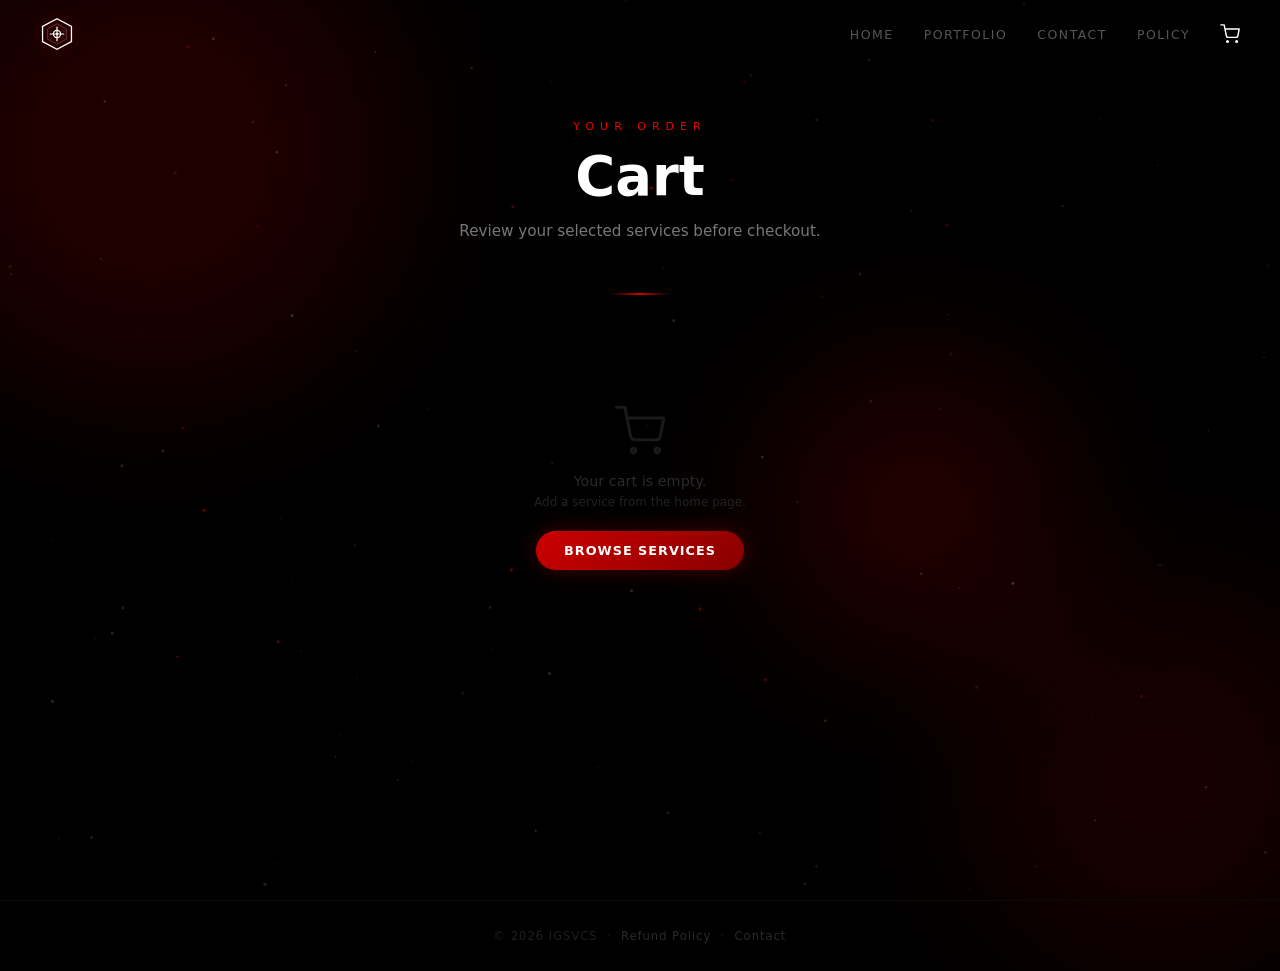
<file: cart.html>
<!DOCTYPE html>
<html lang="en">
<head>
  <meta charset="UTF-8"/>
  <meta name="viewport" content="width=device-width, initial-scale=1.0"/>
  <title>Cart — IGSVCS</title>
  <link rel="stylesheet" href="styles.css"/>
</head>
<body>

<div class="blob"></div><div class="blob"></div><div class="blob"></div>
<canvas id="bg"></canvas>

<nav>
  <a href="index.html" class="brand">
    <svg class="brand-mark" viewBox="0 0 40 40" fill="none">
      <polygon points="20,2 37,11 37,29 20,38 3,29 3,11" stroke="#fff" stroke-width="1.5"/>
      <polygon points="20,8 31,14 31,26 20,32 9,26 9,14" stroke="rgba(255,255,255,0.3)" stroke-width="0.8"/>
      <line x1="20" y1="12" x2="20" y2="28" stroke="#fff" stroke-width="1.4" stroke-linecap="round"/>
      <line x1="12" y1="20" x2="28" y2="20" stroke="#fff" stroke-width="1.4" stroke-linecap="round"/>
      <circle cx="20" cy="20" r="4.2" stroke="#fff" stroke-width="1.4"/>
      <circle cx="20" cy="20" r="1.3" fill="#fff"/>
    </svg>
  </a>
  <div class="nav-links">
    <a href="index.html">Home</a>
    <a href="portfolio.html">Portfolio</a>
    <a href="contact.html">Contact</a>
    <a href="policy.html">Policy</a>
    <a href="cart.html" class="cart-link active" title="Cart">
      <svg viewBox="0 0 24 24" width="20" height="20" fill="none" stroke="currentColor" stroke-width="1.7" stroke-linecap="round" stroke-linejoin="round">
        <circle cx="9" cy="21" r="1"/><circle cx="20" cy="21" r="1"/>
        <path d="M1 1h4l2.68 13.39a2 2 0 0 0 2 1.61h9.72a2 2 0 0 0 2-1.61L23 6H6"/>
      </svg>
      <span class="cart-badge" id="cart-badge">0</span>
    </a>
  </div>
</nav>

<div class="wrapper">
  <p class="page-label">Your Order</p>
  <h1>Cart</h1>
  <p class="subtitle">Review your selected services before checkout.</p>
  <div class="divider"></div>
  <div id="cart-content" style="width:100%;max-width:760px;"></div>
</div>

<footer>
  © 2026 IGSVCS &nbsp;·&nbsp;
  <a href="policy.html">Refund Policy</a> &nbsp;·&nbsp;
  <a href="contact.html">Contact</a>
</footer>

<script src="cart.js"></script>
<script src="bg.js"></script>
<script>
function render() {
  const items = Cart.get();
  const el = document.getElementById('cart-content');
  if (items.length === 0) {
    el.innerHTML = `
      <div class="empty-cart">
        <svg viewBox="0 0 24 24"><circle cx="9" cy="21" r="1"/><circle cx="20" cy="21" r="1"/><path d="M1 1h4l2.68 13.39a2 2 0 0 0 2 1.61h9.72a2 2 0 0 0 2-1.61L23 6H6"/></svg>
        <p style="margin-bottom:6px;">Your cart is empty.</p>
        <p style="font-size:0.75rem;color:#222;">Add a service from the home page.</p>
        <a href="index.html" class="btn btn-primary" style="margin-top:22px;display:inline-flex;">Browse Services</a>
      </div>`;
    return;
  }
  const rows = items.map(item => `
    <tr>
      <td><div class="item-name">${item.name}</div><div class="item-sub">${item.label}</div></td>
      <td>
        <div class="qty-ctrl">
          <button class="qty-btn" onclick="changeQty('${item.id}',${item.qty-1})">−</button>
          <span class="qty-num">${item.qty}</span>
          <button class="qty-btn" onclick="changeQty('${item.id}',${item.qty+1})">+</button>
        </div>
      </td>
      <td class="item-price">$${(item.price*item.qty).toLocaleString()}</td>
      <td>
        <button class="remove-btn" title="Remove" onclick="removeItem('${item.id}')">
          <svg viewBox="0 0 24 24"><line x1="18" y1="6" x2="6" y2="18"/><line x1="6" y1="6" x2="18" y2="18"/></svg>
        </button>
      </td>
    </tr>`).join('');

  el.innerHTML = `
    <table class="cart-table">
      <thead><tr><th>Service</th><th>Qty</th><th>Price</th><th></th></tr></thead>
      <tbody>${rows}</tbody>
    </table>
    <div class="cart-summary">
      <div>
        <div class="cart-total-label">Total</div>
        <div class="cart-total-amount">$${Cart.total().toLocaleString()}</div>
      </div>
      <div class="cart-actions">
        <button class="btn btn-ghost" onclick="clearCart()">Clear Cart</button>
        <a href="index.html" class="btn btn-outline">Add More</a>
        <a href="checkout.html" class="btn btn-primary">Checkout →</a>
      </div>
    </div>
    <p style="font-size:0.7rem;color:#222;margin-top:16px;text-align:right;">
      By proceeding you agree to our <a href="policy.html" style="color:#3a3a3a;">Refund Policy</a>.
    </p>`;
}

function changeQty(id, qty) { if (qty < 1) { removeItem(id); return; } Cart.setQty(id, qty); render(); }
function removeItem(id) { Cart.remove(id); render(); }
function clearCart() { Cart.clear(); render(); }

render();
</script>
</body>
</html>
</file>
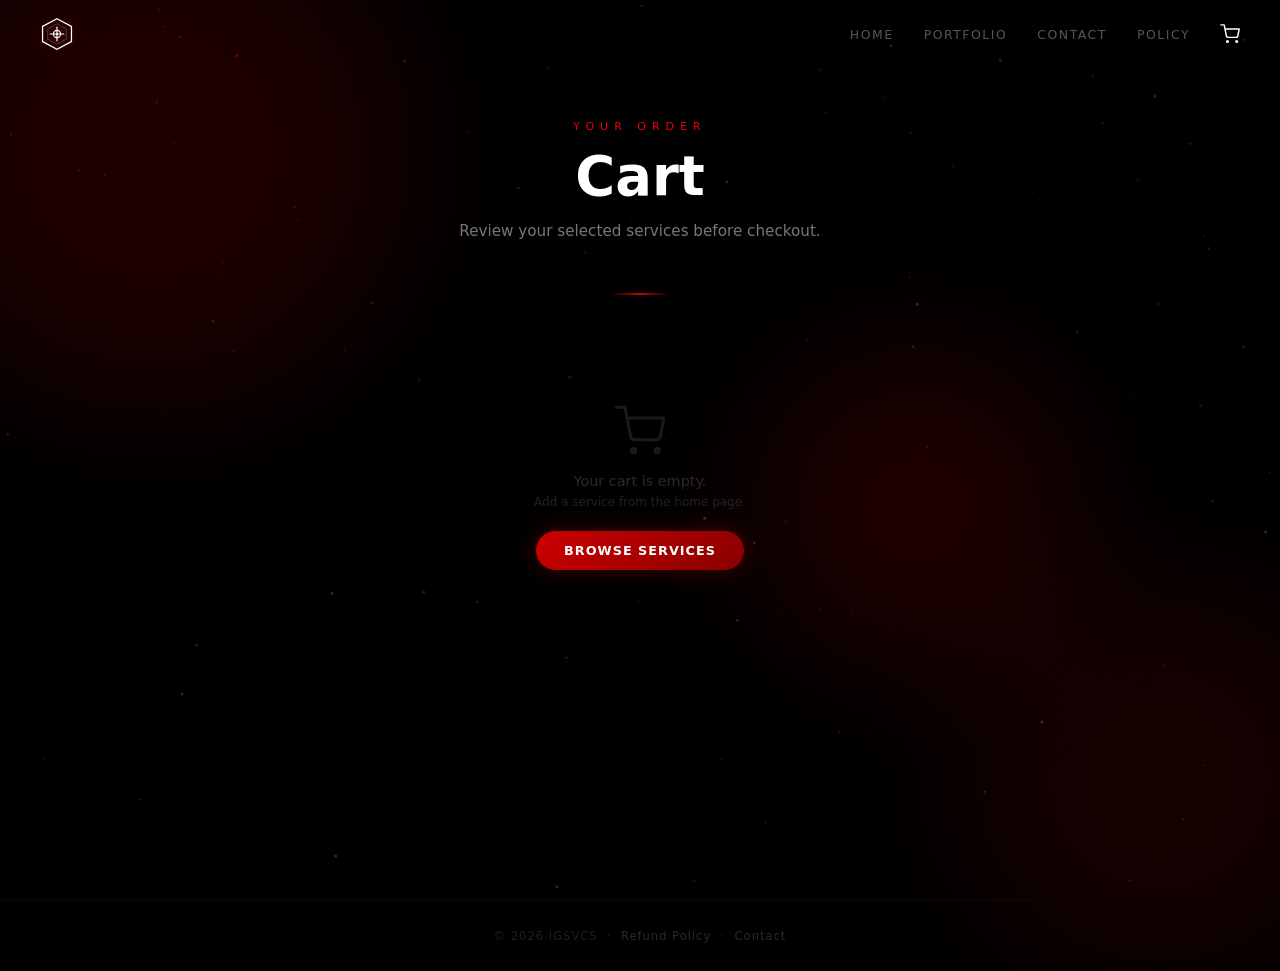
<file: checkout.html>
<!DOCTYPE html>
<html lang="en">
<head>
  <meta charset="UTF-8"/>
  <meta name="viewport" content="width=device-width, initial-scale=1.0"/>
  <title>Checkout — IGSVCS</title>
  <link rel="stylesheet" href="styles.css"/>
</head>
<body>

<div class="blob"></div><div class="blob"></div><div class="blob"></div>
<canvas id="bg"></canvas>

<nav>
  <a href="index.html" class="brand">
    <svg class="brand-mark" viewBox="0 0 40 40" fill="none">
      <polygon points="20,2 37,11 37,29 20,38 3,29 3,11" stroke="#fff" stroke-width="1.5"/>
      <polygon points="20,8 31,14 31,26 20,32 9,26 9,14" stroke="rgba(255,255,255,0.3)" stroke-width="0.8"/>
      <line x1="20" y1="12" x2="20" y2="28" stroke="#fff" stroke-width="1.4" stroke-linecap="round"/>
      <line x1="12" y1="20" x2="28" y2="20" stroke="#fff" stroke-width="1.4" stroke-linecap="round"/>
      <circle cx="20" cy="20" r="4.2" stroke="#fff" stroke-width="1.4"/>
      <circle cx="20" cy="20" r="1.3" fill="#fff"/>
    </svg>
  </a>
  <div class="nav-links">
    <a href="index.html">Home</a>
    <a href="portfolio.html">Portfolio</a>
    <a href="contact.html">Contact</a>
    <a href="policy.html">Policy</a>
    <a href="cart.html" class="cart-link" title="Cart">
      <svg viewBox="0 0 24 24" width="20" height="20" fill="none" stroke="currentColor" stroke-width="1.7" stroke-linecap="round" stroke-linejoin="round">
        <circle cx="9" cy="21" r="1"/><circle cx="20" cy="21" r="1"/>
        <path d="M1 1h4l2.68 13.39a2 2 0 0 0 2 1.61h9.72a2 2 0 0 0 2-1.61L23 6H6"/>
      </svg>
      <span class="cart-badge" id="cart-badge">0</span>
    </a>
  </div>
</nav>

<div class="wrapper" id="checkout-page">
  <p class="page-label">Secure Checkout</p>
  <h1>Complete<br>Your Order</h1>
  <p class="subtitle">Fill in your details and we'll reach out to confirm and begin your service.</p>
  <div class="divider"></div>

  <div class="order-summary-box">
    <h3>Order Summary</h3>
    <div id="summary-lines"></div>
  </div>

  <div class="form-wrap">
    <form id="checkout-form" onsubmit="submitOrder(event)">
      <div class="form-row">
        <label>Full Name</label>
        <input type="text" placeholder="John Doe" required/>
      </div>
      <div class="form-row">
        <label>Email Address</label>
        <input type="email" placeholder="you@email.com" required/>
        <p class="form-hint">Order confirmation will be sent here.</p>
      </div>
      <div class="form-row">
        <label>Instagram Username</label>
        <input type="text" placeholder="@yourhandle" required/>
        <p class="form-hint">Target account for your selected service.</p>
      </div>
      <div class="form-row">
        <label>Service Notes (optional)</label>
        <textarea placeholder="Any additional details..."></textarea>
      </div>
      <div class="form-row">
        <label>Payment Method</label>
        <select required>
          <option value="" disabled selected>Select payment method</option>
          <option value="usdt-eth">USDT · ERC-20 (Ethereum)</option>
          <option value="sol">SOL · Solana Network</option>
          <option value="btc">BTC · Bitcoin Network</option>
          <option value="tron">USDT · TRC-20 (Tron)</option>
        </select>
        <p class="form-hint">You will receive the wallet address on the next step.</p>
      </div>
<button type="submit" class="btn btn-primary" style="width:100%;margin-top:22px;padding:16px;font-size:0.88rem;">
        Place Order →
      </button>
    </form>
  </div>
</div>

<div class="wrapper" id="success-page" style="display:none;">
  <p class="page-label">Complete Payment</p>
  <h1>Send Your<br>Payment</h1>
  <p class="subtitle">Send the exact amount to the address below. Your order will begin once payment is confirmed.</p>
  <div class="divider"></div>

  <div class="crypto-list">

    <div class="crypto-box">
      <span class="network-badge">USDT · ERC-20 (Ethereum)</span>
      <p class="crypto-label">Wallet Address</p>
      <div class="crypto-address-row">
        <span class="crypto-addr-text">0x4f513e8fc9f4eefe3b85131c35306c05073e71a0</span>
        <button onclick="copyAddr(this,'0x4f513e8fc9f4eefe3b85131c35306c05073e71a0')" class="copy-btn" title="Copy">
          <svg viewBox="0 0 24 24" width="15" height="15" fill="none" stroke="currentColor" stroke-width="2" stroke-linecap="round" stroke-linejoin="round"><rect x="9" y="9" width="13" height="13" rx="2"/><path d="M5 15H4a2 2 0 0 1-2-2V4a2 2 0 0 1 2-2h9a2 2 0 0 1 2 2v1"/></svg>
          <span class="copy-label">Copy</span>
        </button>
      </div>
    </div>

    <div class="crypto-box">
      <span class="network-badge">SOL · Solana Network</span>
      <p class="crypto-label">Wallet Address</p>
      <div class="crypto-address-row">
        <span class="crypto-addr-text">5DmVzqoJJSgtdWKQhxQx4wLTTbmHvQHRF5ExZGvcDGbm</span>
        <button onclick="copyAddr(this,'5DmVzqoJJSgtdWKQhxQx4wLTTbmHvQHRF5ExZGvcDGbm')" class="copy-btn" title="Copy">
          <svg viewBox="0 0 24 24" width="15" height="15" fill="none" stroke="currentColor" stroke-width="2" stroke-linecap="round" stroke-linejoin="round"><rect x="9" y="9" width="13" height="13" rx="2"/><path d="M5 15H4a2 2 0 0 1-2-2V4a2 2 0 0 1 2-2h9a2 2 0 0 1 2 2v1"/></svg>
          <span class="copy-label">Copy</span>
        </button>
      </div>
    </div>

    <div class="crypto-box">
      <span class="network-badge">BTC · Bitcoin Network</span>
      <p class="crypto-label">Wallet Address</p>
      <div class="crypto-address-row">
        <span class="crypto-addr-text">1Jt26bHrgE3ViCKVKpKi54ZAQhGKAuhiHJ</span>
        <button onclick="copyAddr(this,'1Jt26bHrgE3ViCKVKpKi54ZAQhGKAuhiHJ')" class="copy-btn" title="Copy">
          <svg viewBox="0 0 24 24" width="15" height="15" fill="none" stroke="currentColor" stroke-width="2" stroke-linecap="round" stroke-linejoin="round"><rect x="9" y="9" width="13" height="13" rx="2"/><path d="M5 15H4a2 2 0 0 1-2-2V4a2 2 0 0 1 2-2h9a2 2 0 0 1 2 2v1"/></svg>
          <span class="copy-label">Copy</span>
        </button>
      </div>
    </div>

    <div class="crypto-box">
      <span class="network-badge">USDT · TRC-20 (Tron)</span>
      <p class="crypto-label">Wallet Address</p>
      <div class="crypto-address-row">
        <span class="crypto-addr-text">TCjVYJewhRdqpXHyUtUB319LSv2XfhZ19X</span>
        <button onclick="copyAddr(this,'TCjVYJewhRdqpXHyUtUB319LSv2XfhZ19X')" class="copy-btn" title="Copy">
          <svg viewBox="0 0 24 24" width="15" height="15" fill="none" stroke="currentColor" stroke-width="2" stroke-linecap="round" stroke-linejoin="round"><rect x="9" y="9" width="13" height="13" rx="2"/><path d="M5 15H4a2 2 0 0 1-2-2V4a2 2 0 0 1 2-2h9a2 2 0 0 1 2 2v1"/></svg>
          <span class="copy-label">Copy</span>
        </button>
      </div>
    </div>

  </div>
  <p class="crypto-warn" style="margin-top:16px;">⚠ Send only on the correct network. Sending on the wrong network will result in permanent loss of funds.</p>

  <div style="display:flex;gap:12px;flex-wrap:wrap;justify-content:center;margin-top:32px;">
    <a href="index.html" class="btn btn-outline">Back to Home</a>
    <a href="contact.html" class="btn btn-primary">I've Sent Payment →</a>
  </div>
</div>

<footer>
  © 2026 IGSVCS &nbsp;·&nbsp;
  <a href="policy.html">Refund Policy</a> &nbsp;·&nbsp;
  <a href="contact.html">Contact</a>
</footer>

<script src="cart.js"></script>
<script src="bg.js"></script>
<script>
  function renderSummary() {
    const items = Cart.get();
    if (items.length === 0) { window.location.href = 'cart.html'; return; }
    document.getElementById('summary-lines').innerHTML =
      items.map(i => `<div class="summary-line"><span>${i.name} × ${i.qty}</span><span>$${(i.price*i.qty).toLocaleString()}</span></div>`).join('') +
      `<div class="summary-line total"><span>Total</span><span>$${Cart.total().toLocaleString()}</span></div>`;
  }
  function submitOrder(e) {
    e.preventDefault();
    Cart.clear();
    document.getElementById('checkout-page').style.display = 'none';
    document.getElementById('success-page').style.display = 'flex';
  }
  function copyAddr(btn, addr) {
    navigator.clipboard.writeText(addr);
    const lbl = btn.querySelector('.copy-label');
    lbl.textContent = 'Copied!';
    setTimeout(() => lbl.textContent = 'Copy', 2000);
  }
  renderSummary();
</script>
</body>
</html>
</file>
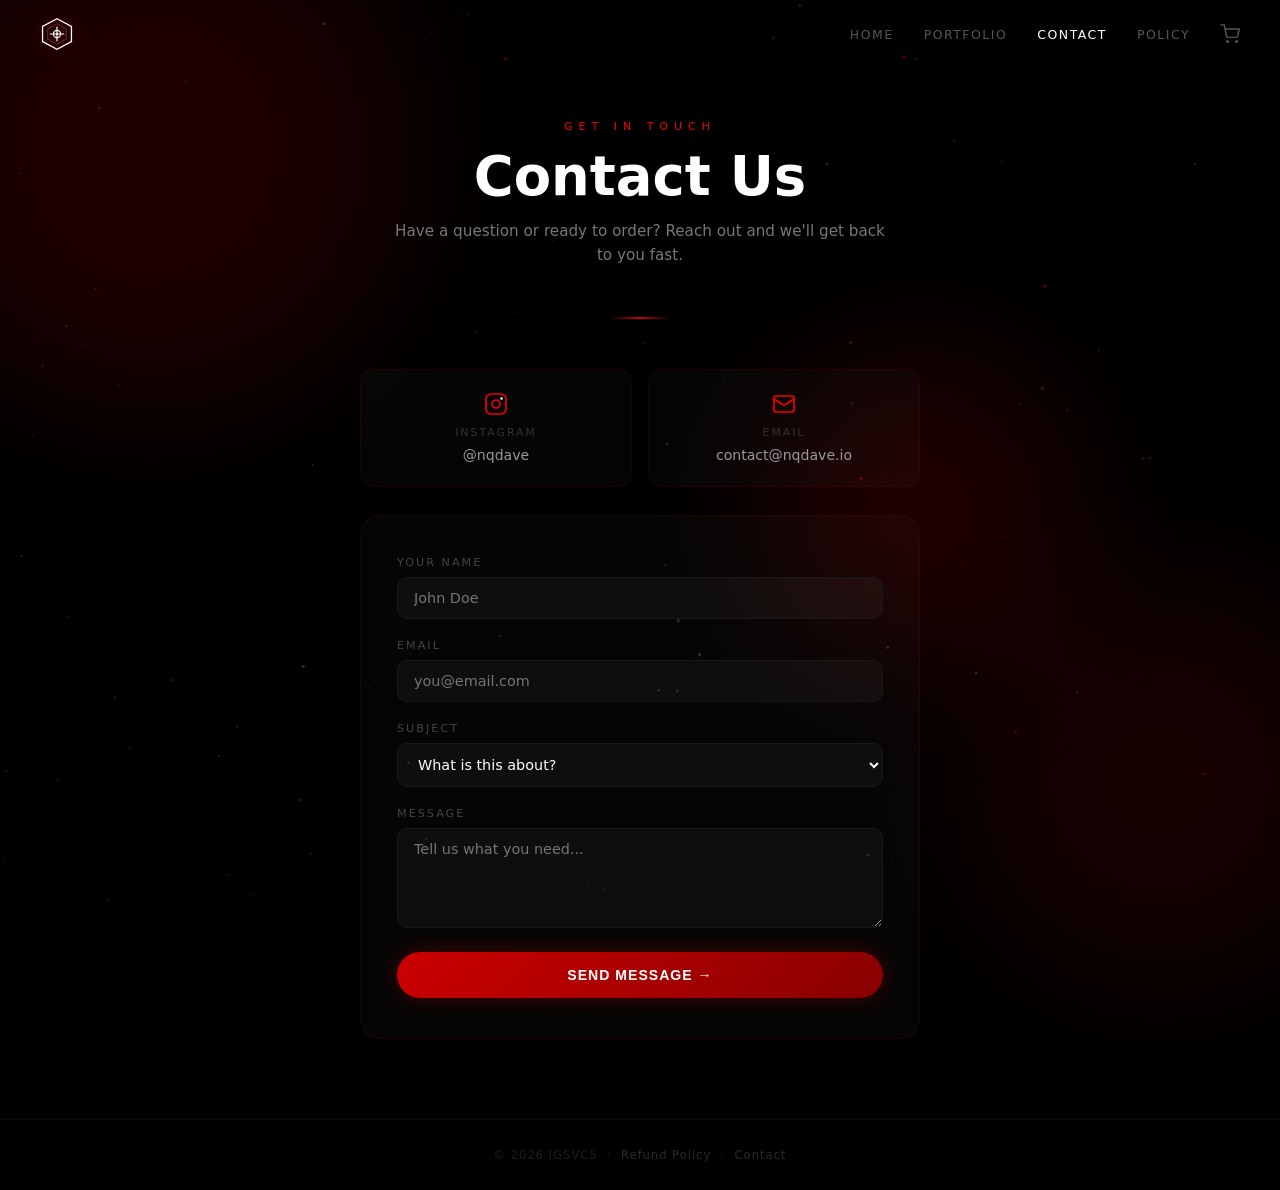
<file: contact.html>
<!DOCTYPE html>
<html lang="en">
<head>
  <meta charset="UTF-8"/>
  <meta name="viewport" content="width=device-width, initial-scale=1.0"/>
  <title>Contact — IGSVCS</title>
  <link rel="stylesheet" href="styles.css"/>
</head>
<body>

<div class="blob"></div><div class="blob"></div><div class="blob"></div>
<canvas id="bg"></canvas>

<nav>
  <a href="index.html" class="brand">
    <svg class="brand-mark" viewBox="0 0 40 40" fill="none">
      <polygon points="20,2 37,11 37,29 20,38 3,29 3,11" stroke="#fff" stroke-width="1.5"/>
      <polygon points="20,8 31,14 31,26 20,32 9,26 9,14" stroke="rgba(255,255,255,0.3)" stroke-width="0.8"/>
      <line x1="20" y1="12" x2="20" y2="28" stroke="#fff" stroke-width="1.4" stroke-linecap="round"/>
      <line x1="12" y1="20" x2="28" y2="20" stroke="#fff" stroke-width="1.4" stroke-linecap="round"/>
      <circle cx="20" cy="20" r="4.2" stroke="#fff" stroke-width="1.4"/>
      <circle cx="20" cy="20" r="1.3" fill="#fff"/>
    </svg>
  </a>
  <div class="nav-links">
    <a href="index.html">Home</a>
    <a href="portfolio.html">Portfolio</a>
    <a href="contact.html" class="active">Contact</a>
    <a href="policy.html">Policy</a>
    <a href="cart.html" class="cart-link" title="Cart">
      <svg viewBox="0 0 24 24" width="20" height="20" fill="none" stroke="currentColor" stroke-width="1.7" stroke-linecap="round" stroke-linejoin="round">
        <circle cx="9" cy="21" r="1"/><circle cx="20" cy="21" r="1"/>
        <path d="M1 1h4l2.68 13.39a2 2 0 0 0 2 1.61h9.72a2 2 0 0 0 2-1.61L23 6H6"/>
      </svg>
      <span class="cart-badge" id="cart-badge">0</span>
    </a>
  </div>
</nav>

<div class="wrapper" id="contact-page">
  <p class="page-label">Get In Touch</p>
  <h1>Contact Us</h1>
  <p class="subtitle">Have a question or ready to order? Reach out and we'll get back to you fast.</p>
  <div class="divider"></div>

  <div class="contact-grid">
    <div class="contact-card">
      <svg viewBox="0 0 24 24" fill="none" stroke="currentColor" stroke-width="1.7" stroke-linecap="round" stroke-linejoin="round"><rect x="2" y="2" width="20" height="20" rx="5" ry="5"/><circle cx="12" cy="12" r="4"/><circle cx="17.5" cy="6.5" r="1.2" fill="currentColor" stroke="none"/></svg>
      <p>Instagram</p>
      <a href="https://instagram.com/nqdave" target="_blank">@nqdave</a>
    </div>
    <div class="contact-card">
      <svg viewBox="0 0 24 24"><rect x="2" y="4" width="20" height="16" rx="2"/><path d="m22 7-8.97 5.7a1.94 1.94 0 0 1-2.06 0L2 7"/></svg>
      <p>Email</p>
      <a href="mailto:contact@nqdave.io">contact@nqdave.io</a>
    </div>
  </div>

  <div class="form-wrap">
    <form action="https://api.web3forms.com/submit" method="POST" onsubmit="submitContact(event)">
      <input type="hidden" name="access_key" value="16b9d2b5-caae-4dc9-b34f-f3c46234fa9f"/>
      <div class="form-row">
        <label>Your Name</label>
        <input type="text" name="name" placeholder="John Doe" required/>
      </div>
      <div class="form-row">
        <label>Email</label>
        <input type="email" name="email" placeholder="you@email.com" required/>
      </div>
      <div class="form-row">
        <label>Subject</label>
        <select name="subject" required>
          <option value="" disabled selected>What is this about?</option>
          <option>Username Claim</option>
          <option>Account Ban</option>
          <option>Unban</option>
          <option>Unshadowban</option>
          <option>Order Status</option>
          <option>Other</option>
        </select>
      </div>
      <div class="form-row">
        <label>Message</label>
        <textarea name="message" placeholder="Tell us what you need..." required></textarea>
      </div>
      <button type="submit" class="btn btn-primary" style="width:100%;padding:15px;font-size:0.88rem;">
        Send Message →
      </button>
    </form>
  </div>
</div>

<div class="wrapper" id="sent-msg" style="display:none;">
  <div class="success-icon">
    <svg viewBox="0 0 24 24"><polyline points="20 6 9 17 4 12"/></svg>
  </div>
  <p class="page-label">Message Sent</p>
  <h1>Got It!</h1>
  <p class="subtitle">We'll get back to you as soon as possible, usually within a few hours.</p>
  <div class="divider"></div>
  <a href="index.html" class="btn btn-outline">Back to Home</a>
</div>

<footer>
  © 2026 IGSVCS &nbsp;·&nbsp;
  <a href="policy.html">Refund Policy</a> &nbsp;·&nbsp;
  <a href="contact.html">Contact</a>
</footer>

<script src="cart.js"></script>
<script src="bg.js"></script>
<script>
  async function submitContact(e) {
    e.preventDefault();
    const form = e.target;
    const btn = form.querySelector('button[type="submit"]');
    btn.disabled = true;
    btn.textContent = 'Sending…';
    const res = await fetch('https://api.web3forms.com/submit', {
      method: 'POST', body: new FormData(form)
    });
    const json = await res.json();
    if (json.success) {
      document.getElementById('contact-page').style.display = 'none';
      document.getElementById('sent-msg').style.display = 'flex';
    } else {
      btn.disabled = false;
      btn.textContent = 'Send Message →';
      alert('Something went wrong. Please try again.');
    }
  }
</script>
</body>
</html>
</file>
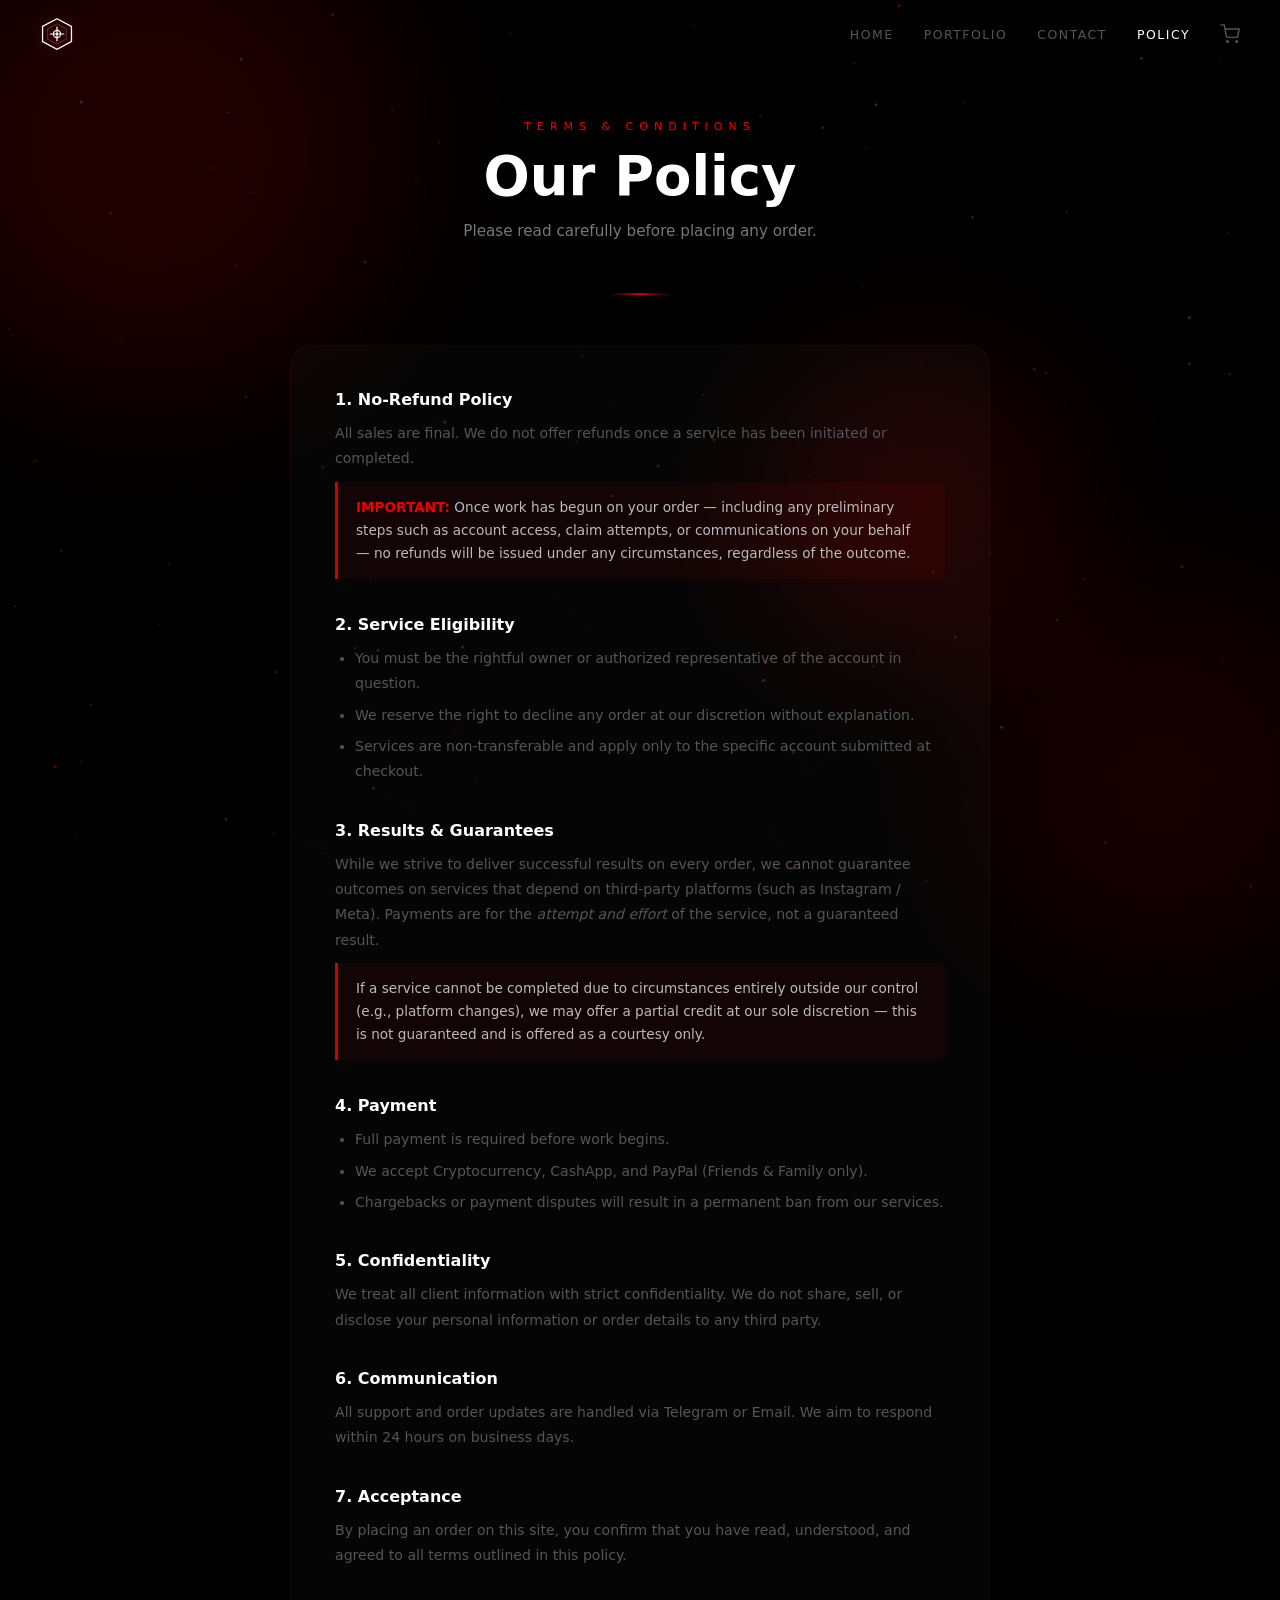
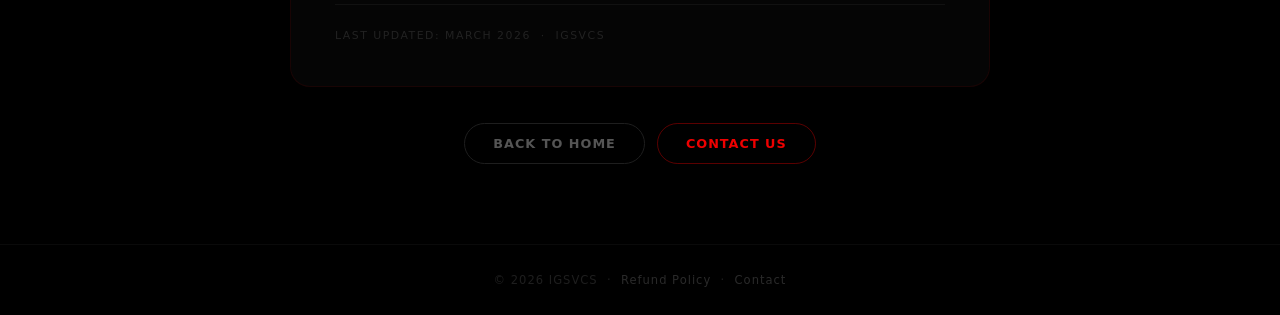
<file: policy.html>
<!DOCTYPE html>
<html lang="en">
<head>
  <meta charset="UTF-8"/>
  <meta name="viewport" content="width=device-width, initial-scale=1.0"/>
  <title>Policy — IGSVCS</title>
  <link rel="stylesheet" href="styles.css"/>
</head>
<body>

<div class="blob"></div><div class="blob"></div><div class="blob"></div>
<canvas id="bg"></canvas>

<nav>
  <a href="index.html" class="brand">
    <svg class="brand-mark" viewBox="0 0 40 40" fill="none">
      <polygon points="20,2 37,11 37,29 20,38 3,29 3,11" stroke="#fff" stroke-width="1.5"/>
      <polygon points="20,8 31,14 31,26 20,32 9,26 9,14" stroke="rgba(255,255,255,0.3)" stroke-width="0.8"/>
      <line x1="20" y1="12" x2="20" y2="28" stroke="#fff" stroke-width="1.4" stroke-linecap="round"/>
      <line x1="12" y1="20" x2="28" y2="20" stroke="#fff" stroke-width="1.4" stroke-linecap="round"/>
      <circle cx="20" cy="20" r="4.2" stroke="#fff" stroke-width="1.4"/>
      <circle cx="20" cy="20" r="1.3" fill="#fff"/>
    </svg>
  </a>
  <div class="nav-links">
    <a href="index.html">Home</a>
    <a href="portfolio.html">Portfolio</a>
    <a href="contact.html">Contact</a>
    <a href="policy.html" class="active">Policy</a>
    <a href="cart.html" class="cart-link" title="Cart">
      <svg viewBox="0 0 24 24" width="20" height="20" fill="none" stroke="currentColor" stroke-width="1.7" stroke-linecap="round" stroke-linejoin="round">
        <circle cx="9" cy="21" r="1"/><circle cx="20" cy="21" r="1"/>
        <path d="M1 1h4l2.68 13.39a2 2 0 0 0 2 1.61h9.72a2 2 0 0 0 2-1.61L23 6H6"/>
      </svg>
      <span class="cart-badge" id="cart-badge">0</span>
    </a>
  </div>
</nav>

<div class="wrapper">
  <p class="page-label">Terms & Conditions</p>
  <h1>Our Policy</h1>
  <p class="subtitle">Please read carefully before placing any order.</p>
  <div class="divider"></div>

  <div class="policy-wrap">
    <div class="policy-section">
      <h2>1. No-Refund Policy</h2>
      <p>All sales are final. We do not offer refunds once a service has been initiated or completed.</p>
      <div class="highlight">
        <strong style="color:#e00;">IMPORTANT:</strong> Once work has begun on your order — including any preliminary steps such as account access, claim attempts, or communications on your behalf — no refunds will be issued under any circumstances, regardless of the outcome.
      </div>
    </div>
    <div class="policy-section">
      <h2>2. Service Eligibility</h2>
      <ul>
        <li>You must be the rightful owner or authorized representative of the account in question.</li>
        <li>We reserve the right to decline any order at our discretion without explanation.</li>
        <li>Services are non-transferable and apply only to the specific account submitted at checkout.</li>
      </ul>
    </div>
    <div class="policy-section">
      <h2>3. Results & Guarantees</h2>
      <p>While we strive to deliver successful results on every order, we cannot guarantee outcomes on services that depend on third-party platforms (such as Instagram / Meta). Payments are for the <em>attempt and effort</em> of the service, not a guaranteed result.</p>
      <div class="highlight">
        If a service cannot be completed due to circumstances entirely outside our control (e.g., platform changes), we may offer a partial credit at our sole discretion — this is not guaranteed and is offered as a courtesy only.
      </div>
    </div>
    <div class="policy-section">
      <h2>4. Payment</h2>
      <ul>
        <li>Full payment is required before work begins.</li>
        <li>We accept Cryptocurrency, CashApp, and PayPal (Friends & Family only).</li>
        <li>Chargebacks or payment disputes will result in a permanent ban from our services.</li>
      </ul>
    </div>
    <div class="policy-section">
      <h2>5. Confidentiality</h2>
      <p>We treat all client information with strict confidentiality. We do not share, sell, or disclose your personal information or order details to any third party.</p>
    </div>
    <div class="policy-section">
      <h2>6. Communication</h2>
      <p>All support and order updates are handled via Telegram or Email. We aim to respond within 24 hours on business days.</p>
    </div>
    <div class="policy-section">
      <h2>7. Acceptance</h2>
      <p>By placing an order on this site, you confirm that you have read, understood, and agreed to all terms outlined in this policy.</p>
    </div>
    <div style="margin-top:32px;padding-top:24px;border-top:1px solid #111;font-size:0.68rem;color:#222;letter-spacing:1.5px;">
      LAST UPDATED: MARCH 2026 &nbsp;·&nbsp; IGSVCS
    </div>
  </div>

  <div style="margin-top:36px;display:flex;gap:12px;flex-wrap:wrap;justify-content:center;">
    <a href="index.html" class="btn btn-ghost">Back to Home</a>
    <a href="contact.html" class="btn btn-outline">Contact Us</a>
  </div>
</div>

<footer>
  © 2026 IGSVCS &nbsp;·&nbsp;
  <a href="policy.html">Refund Policy</a> &nbsp;·&nbsp;
  <a href="contact.html">Contact</a>
</footer>

<script src="cart.js"></script>
<script src="bg.js"></script>
</body>
</html>
</file>
<file: styles.css>
*, *::before, *::after { margin: 0; padding: 0; box-sizing: border-box; }

body {
  min-height: 100vh; background: #000;
  font-family: 'Segoe UI', system-ui, sans-serif;
  color: #fff; overflow-x: hidden;
}
a { text-decoration: none; color: inherit; }

/* ── Background ── */
canvas#bg { position: fixed; inset: 0; z-index: 0; pointer-events: none; }
.blob {
  position: fixed; border-radius: 50%; filter: blur(80px);
  opacity: 0.15; animation: drift linear infinite; pointer-events: none; z-index: 0;
}
.blob:nth-child(1){ width:500px;height:500px;background:#c00;top:-100px;left:-100px;animation-duration:18s; }
.blob:nth-child(2){ width:400px;height:400px;background:#900;bottom:-80px;right:-80px;animation-duration:22s;animation-delay:-7s; }
.blob:nth-child(3){ width:300px;height:300px;background:#e00;top:40%;left:60%;animation-duration:15s;animation-delay:-3s; }
@keyframes drift {
  0%   { transform: translate(0,0) scale(1); }
  33%  { transform: translate(40px,-40px) scale(1.1); }
  66%  { transform: translate(-30px,30px) scale(0.95); }
  100% { transform: translate(0,0) scale(1); }
}

/* ── Navbar ── */
nav {
  position: fixed; top: 0; left: 0; right: 0; z-index: 100;
  display: flex; align-items: center; justify-content: space-between;
  padding: 0 40px; height: 68px;
  background: transparent;
}

/* ── Brand logo ── */
.brand {
  display: flex; align-items: center; gap: 11px; text-decoration: none;
  user-select: none;
}
.brand-mark {
  width: 34px; height: 34px; flex-shrink: 0;
  filter: drop-shadow(0 0 7px rgba(200,0,0,0.55));
  transition: filter 0.3s;
}
.brand:hover .brand-mark { filter: drop-shadow(0 0 14px rgba(220,0,0,0.85)); }
.brand-text { display: flex; flex-direction: column; line-height: 1; }
.brand-name {
  font-size: 1rem; font-weight: 900; letter-spacing: 5px;
  text-transform: uppercase;
  background: linear-gradient(90deg, #fff 20%, #c00 100%);
  -webkit-background-clip: text; -webkit-text-fill-color: transparent;
  background-clip: text;
}
.brand-tag {
  font-size: 0.5rem; letter-spacing: 4px; text-transform: uppercase;
  color: #2a2a2a; margin-top: 3px;
}

/* ── Nav links ── */
.nav-links { display: flex; align-items: center; gap: 30px; }
.nav-links a {
  font-size: 0.78rem; letter-spacing: 1.5px; text-transform: uppercase;
  color: #555; transition: color 0.2s;
}
.nav-links a:hover, .nav-links a.active { color: #fff; }

/* ── Cart icon link ── */
.cart-link {
  position: relative; display: flex; align-items: center;
  color: #555; transition: color 0.2s;
}
.cart-link:hover { color: #fff; }
.cart-link svg { display: block; }

.cart-badge {
  position: absolute; top: -9px; right: -11px;
  background: #c00; color: #fff;
  font-size: 0.58rem; font-weight: 800;
  width: 17px; height: 17px; border-radius: 50%;
  display: none; align-items: center; justify-content: center;
}
.cart-badge.pop { animation: badge-pop 0.35s ease; }
@keyframes badge-pop {
  0%   { transform: scale(1); }
  50%  { transform: scale(1.55); }
  100% { transform: scale(1); }
}

/* ── Page wrapper ── */
.wrapper {
  position: relative; z-index: 1; min-height: 100vh;
  display: flex; flex-direction: column; align-items: center;
  padding: 120px 20px 80px;
}
.page-label { font-size: 11px; letter-spacing: 6px; text-transform: uppercase; color: #e00; margin-bottom: 14px; }
h1 {
  font-size: clamp(2rem, 5vw, 3.4rem); font-weight: 800;
  text-align: center; line-height: 1.1;
  color: #fff; background: none;
  -webkit-text-fill-color: #fff;
  margin-bottom: 12px;
}
.cursive-koval {
  font-family: 'Great Vibes', cursive;
  font-weight: 400;
  font-size: 1.35em;
  color: #fff;
  -webkit-text-fill-color: #fff;
}
.subtitle { font-size: 0.95rem; color: #777; text-align: center; max-width: 500px; line-height: 1.6; margin-bottom: 50px; }
.divider { width: 60px; height: 2px; background: linear-gradient(90deg, transparent, #c00, transparent); margin: 0 auto 50px; }

/* ── Buttons ── */
.btn {
  display: inline-flex; align-items: center; justify-content: center; gap: 7px;
  padding: 12px 28px; border-radius: 50px;
  font-size: 0.8rem; font-weight: 700; letter-spacing: 1px;
  text-transform: uppercase; cursor: pointer; border: none;
  transition: transform 0.18s, box-shadow 0.18s, opacity 0.18s, background 0.18s;
  position: relative; overflow: hidden;
}
.btn:active { transform: scale(0.94) !important; }
.btn-primary {
  background: linear-gradient(135deg, #c00, #800);
  color: #fff; box-shadow: 0 0 22px rgba(200,0,0,0.32);
}
.btn-primary:hover { transform: scale(1.04); box-shadow: 0 0 38px rgba(200,0,0,0.55); }
.btn-outline { background: transparent; border: 1px solid rgba(200,0,0,0.45); color: #e00; }
.btn-outline:hover { border-color: #e00; background: rgba(200,0,0,0.08); transform: scale(1.03); }
.btn-ghost { background: transparent; color: #555; border: 1px solid #1e1e1e; }
.btn-ghost:hover { color: #fff; border-color: #3a3a3a; }
.btn:disabled { opacity: 0.5; cursor: not-allowed; transform: none !important; pointer-events: none; }

/* ── Service cards ── */
.grid { display: grid; grid-template-columns: repeat(auto-fit, minmax(230px, 1fr)); gap: 22px; width: 100%; max-width: 1020px; }
.card {
  position: relative; background: rgba(255,255,255,0.03);
  border: 1px solid rgba(200,0,0,0.18); border-radius: 18px;
  padding: 34px 26px 28px; text-align: center; overflow: hidden;
  transition: transform 0.3s, border-color 0.3s, box-shadow 0.3s;
}
.card::before {
  content: ''; position: absolute; inset: 0;
  background: radial-gradient(circle at 50% 0%, rgba(200,0,0,0.1) 0%, transparent 70%);
  opacity: 0; transition: opacity 0.3s;
}
.card:hover { transform: translateY(-6px); border-color: rgba(220,0,0,0.55); box-shadow: 0 0 40px rgba(200,0,0,0.16), 0 20px 60px rgba(0,0,0,0.5); }
.card:hover::before { opacity: 1; }
.card-icon {
  width: 54px; height: 54px; margin: 0 auto 20px;
  display: flex; align-items: center; justify-content: center;
  background: rgba(200,0,0,0.1); border: 1px solid rgba(200,0,0,0.28);
  border-radius: 15px; filter: drop-shadow(0 0 10px rgba(220,0,0,0.35));
  transition: filter 0.3s, background 0.3s;
}
.card:hover .card-icon { background: rgba(200,0,0,0.18); filter: drop-shadow(0 0 20px rgba(220,0,0,0.7)); }
.card-icon svg { width: 26px; height: 26px; stroke: #e00; fill: none; stroke-width: 1.7; stroke-linecap: round; stroke-linejoin: round; }
.card-title { font-size: 1.05rem; font-weight: 700; color: #fff; margin-bottom: 8px; }
.card-desc { font-size: 0.8rem; color: #555; margin-bottom: 20px; line-height: 1.5; }
.price { display: block; font-size: 1.8rem; font-weight: 800; color: #e00; margin-bottom: 4px; }
.price-label { font-size: 0.7rem; letter-spacing: 2px; text-transform: uppercase; color: #444; margin-bottom: 20px; display: block; }
.card-actions { display: flex; flex-direction: column; gap: 8px; margin-top: 4px; }

/* ── Featured card ── */
.card-featured {
  border-color: rgba(220,0,0,0.4);
  background: rgba(200,0,0,0.04);
}

/* ── Proof of Work strip ── */
.proof-strip {
  margin: 0 -4px 20px;
  padding: 14px 14px 12px;
  background: rgba(0,0,0,0.35);
  border: 1px solid rgba(200,0,0,0.14);
  border-radius: 12px;
}
.proof-label {
  display: flex; align-items: center; gap: 5px; justify-content: center;
  font-size: 0.6rem; letter-spacing: 2.5px; text-transform: uppercase;
  color: #c00; margin-bottom: 10px;
}
.proof-thumbs {
  display: grid; grid-template-columns: repeat(4, 1fr); gap: 6px;
}
.proof-thumb {
  width: 100%; aspect-ratio: 9/16; object-fit: cover;
  border-radius: 7px; cursor: zoom-in;
  border: 1px solid rgba(200,0,0,0.18);
  transition: transform 0.2s, border-color 0.2s, box-shadow 0.2s;
  background: #0d0d0d;
}
.proof-thumb:hover {
  transform: scale(1.06);
  border-color: rgba(220,0,0,0.6);
  box-shadow: 0 0 14px rgba(200,0,0,0.35);
}

/* ── Proof lightbox ── */
#proof-modal {
  display: none; position: fixed; inset: 0; z-index: 1000;
  background: rgba(0,0,0,0.88);
  align-items: center; justify-content: center;
  backdrop-filter: blur(8px);
}
#proof-modal.open { display: flex; }
.proof-modal-inner {
  position: relative; max-width: 480px; width: 90%;
  animation: modal-in 0.22s ease;
}
@keyframes modal-in {
  from { opacity: 0; transform: scale(0.93); }
  to   { opacity: 1; transform: scale(1); }
}
.proof-modal-inner img {
  width: 100%; border-radius: 14px;
  border: 1px solid rgba(200,0,0,0.3);
  box-shadow: 0 0 60px rgba(200,0,0,0.2);
  display: block;
}
.proof-modal-inner p {
  text-align: center; font-size: 0.72rem; letter-spacing: 1.5px;
  color: #555; text-transform: uppercase; margin-top: 12px;
}
.proof-close {
  position: absolute; top: -14px; right: -14px;
  width: 32px; height: 32px; border-radius: 50%;
  background: #1a1a1a; border: 1px solid rgba(200,0,0,0.3);
  color: #aaa; font-size: 0.9rem; cursor: pointer;
  display: flex; align-items: center; justify-content: center;
  transition: background 0.2s, color 0.2s;
}
.proof-close:hover { background: #c00; color: #fff; }

/* ── Cart table ── */
.cart-table { width: 100%; max-width: 760px; border-collapse: collapse; }
.cart-table th { text-align: left; font-size: 0.68rem; letter-spacing: 2px; text-transform: uppercase; color: #333; padding: 0 16px 14px; border-bottom: 1px solid #111; }
.cart-table td { padding: 18px 16px; border-bottom: 1px solid #0d0d0d; vertical-align: middle; }
.cart-table tr:last-child td { border-bottom: none; }
.item-name { font-size: 0.95rem; font-weight: 600; color: #fff; }
.item-sub { font-size: 0.74rem; color: #3a3a3a; margin-top: 3px; }
.item-price { font-size: 1rem; font-weight: 700; color: #e00; white-space: nowrap; }
.qty-ctrl { display: flex; align-items: center; gap: 10px; }
.qty-btn {
  width: 30px; height: 30px; border-radius: 50%; background: #0d0d0d;
  border: 1px solid #1e1e1e; color: #666; font-size: 1rem; cursor: pointer;
  display: flex; align-items: center; justify-content: center;
  transition: border-color 0.2s, color 0.2s;
}
.qty-btn:hover { border-color: #c00; color: #e00; }
.qty-num { font-size: 0.95rem; font-weight: 600; min-width: 22px; text-align: center; }
.remove-btn { background: none; border: none; cursor: pointer; color: #2a2a2a; transition: color 0.2s; padding: 4px; }
.remove-btn:hover { color: #e00; }
.remove-btn svg { width: 16px; height: 16px; stroke: currentColor; fill: none; stroke-width: 2; stroke-linecap: round; }
.cart-summary {
  width: 100%; max-width: 760px;
  border-top: 1px solid rgba(200,0,0,0.18); padding-top: 24px; margin-top: 8px;
  display: flex; justify-content: space-between; align-items: center; flex-wrap: wrap; gap: 16px;
}
.cart-total-label { font-size: 0.72rem; letter-spacing: 2px; text-transform: uppercase; color: #3a3a3a; }
.cart-total-amount { font-size: 2rem; font-weight: 800; color: #e00; }
.cart-actions { display: flex; gap: 12px; flex-wrap: wrap; }
.empty-cart { text-align: center; color: #2a2a2a; font-size: 0.9rem; padding: 60px 0; }
.empty-cart svg { width: 52px; height: 52px; stroke: #1a1a1a; fill: none; stroke-width: 1.4; stroke-linecap: round; stroke-linejoin: round; display: block; margin: 0 auto 16px; }

/* ── Forms ── */
.form-wrap {
  width: 100%; max-width: 560px;
  background: rgba(255,255,255,0.02); border: 1px solid rgba(200,0,0,0.13);
  border-radius: 20px; padding: 40px 36px;
}
.form-row { margin-bottom: 20px; }
.form-row label { display: block; font-size: 0.7rem; letter-spacing: 2px; text-transform: uppercase; color: #444; margin-bottom: 8px; }
.form-row input, .form-row textarea, .form-row select {
  width: 100%; background: rgba(255,255,255,0.035);
  border: 1px solid #181818; border-radius: 10px;
  padding: 12px 16px; color: #fff; font-size: 0.9rem;
  font-family: inherit; outline: none;
  transition: border-color 0.2s, box-shadow 0.2s;
}
.form-row input:focus, .form-row textarea:focus, .form-row select:focus {
  border-color: rgba(200,0,0,0.45); box-shadow: 0 0 0 3px rgba(200,0,0,0.07);
}
.form-row textarea { resize: vertical; min-height: 100px; }
.form-row select option { background: #0d0d0d; }
.form-hint { font-size: 0.7rem; color: #2e2e2e; margin-top: 6px; }
.order-summary-box {
  width: 100%; max-width: 560px;
  background: rgba(200,0,0,0.04); border: 1px solid rgba(200,0,0,0.16);
  border-radius: 14px; padding: 22px 28px; margin-bottom: 28px;
}
.order-summary-box h3 { font-size: 0.7rem; letter-spacing: 2px; text-transform: uppercase; color: #3a3a3a; margin-bottom: 14px; }
.summary-line { display: flex; justify-content: space-between; font-size: 0.88rem; color: #777; margin-bottom: 8px; }
.summary-line.total { color: #fff; font-weight: 700; border-top: 1px solid #181818; padding-top: 12px; margin-top: 4px; font-size: 1rem; }
.summary-line.total span:last-child { color: #e00; }

/* ── Policy ── */
.policy-wrap {
  width: 100%; max-width: 700px;
  background: rgba(255,255,255,0.02); border: 1px solid rgba(200,0,0,0.1);
  border-radius: 20px; padding: 44px;
}
.policy-section { margin-bottom: 36px; }
.policy-section h2 { font-size: 1rem; font-weight: 700; color: #fff; margin-bottom: 12px; }
.policy-section p, .policy-section li { font-size: 0.88rem; color: #555; line-height: 1.8; }
.policy-section ul { padding-left: 20px; }
.policy-section li { margin-bottom: 6px; }
.policy-section .highlight {
  background: rgba(200,0,0,0.07); border-left: 3px solid #c00;
  border-radius: 0 8px 8px 0; padding: 14px 18px; margin-top: 10px;
  color: #bbb; font-size: 0.85rem; line-height: 1.7;
}

/* ── Contact ── */
.contact-grid { display: grid; grid-template-columns: 1fr 1fr; gap: 16px; width: 100%; max-width: 560px; margin-bottom: 28px; }
.contact-card {
  background: rgba(255,255,255,0.02); border: 1px solid rgba(200,0,0,0.13);
  border-radius: 14px; padding: 22px 20px; text-align: center;
  transition: border-color 0.2s;
}
.contact-card:hover { border-color: rgba(200,0,0,0.4); }
.contact-card svg { width: 24px; height: 24px; stroke: #e00; fill: none; stroke-width: 1.7; stroke-linecap: round; stroke-linejoin: round; display: block; margin: 0 auto 10px; }
.contact-card p { font-size: 0.68rem; letter-spacing: 2px; text-transform: uppercase; color: #333; margin-bottom: 6px; }
.contact-card a { font-size: 0.88rem; color: #999; transition: color 0.2s; }
.contact-card a:hover { color: #e00; }

/* ── Toast ── */
.toast {
  position: fixed; bottom: 28px; right: 28px; z-index: 999;
  background: #0d0d0d; border: 1px solid rgba(200,0,0,0.35);
  border-radius: 12px; padding: 13px 20px;
  font-size: 0.83rem; color: #ddd;
  display: flex; align-items: center; gap: 10px;
  box-shadow: 0 8px 32px rgba(0,0,0,0.7);
  transform: translateY(80px); opacity: 0;
  transition: transform 0.28s ease, opacity 0.28s ease;
  pointer-events: none;
}
.toast.show { transform: translateY(0); opacity: 1; }
.toast-dot { width: 7px; height: 7px; background: #c00; border-radius: 50%; flex-shrink: 0; }

/* ── Success ── */
.success-icon {
  width: 72px; height: 72px; background: rgba(200,0,0,0.1);
  border: 1px solid rgba(200,0,0,0.3); border-radius: 50%;
  display: flex; align-items: center; justify-content: center;
  margin: 0 auto 28px; filter: drop-shadow(0 0 20px rgba(200,0,0,0.35));
}
.success-icon svg { width: 32px; height: 32px; stroke: #e00; fill: none; stroke-width: 2; stroke-linecap: round; stroke-linejoin: round; }

/* ── Crypto payment box ── */
.crypto-list {
  display: flex; flex-direction: column; gap: 16px;
  width: 100%; max-width: 520px;
}
.crypto-box {
  width: 100%; max-width: 520px;
  background: rgba(255,255,255,0.02);
  border: 1px solid rgba(200,0,0,0.2);
  border-radius: 18px; padding: 32px 28px;
  display: flex; flex-direction: column; align-items: center; gap: 16px;
}
.network-badge {
  font-size: 0.68rem; letter-spacing: 2px; text-transform: uppercase;
  color: #c00; background: rgba(200,0,0,0.08);
  border: 1px solid rgba(200,0,0,0.2);
  padding: 5px 14px; border-radius: 50px;
}
.crypto-qr {
  width: 180px; height: 180px; object-fit: contain;
  border-radius: 12px; border: 1px solid rgba(200,0,0,0.15);
  background: #fff; padding: 10px;
}
.crypto-label {
  font-size: 0.65rem; letter-spacing: 2px; text-transform: uppercase;
  color: #3a3a3a; margin-bottom: -8px;
}
.crypto-address-row {
  display: flex; align-items: center; gap: 10px;
  background: #0a0a0a; border: 1px solid #1a1a1a;
  border-radius: 10px; padding: 12px 14px; width: 100%;
}
.crypto-address-row span {
  font-size: 0.72rem; color: #aaa; word-break: break-all; flex: 1;
  font-family: 'Courier New', monospace; letter-spacing: 0.5px;
}
.copy-btn {
  display: flex; align-items: center; gap: 5px;
  background: rgba(200,0,0,0.1); border: 1px solid rgba(200,0,0,0.25);
  color: #e00; padding: 6px 10px; border-radius: 7px;
  font-size: 0.68rem; font-weight: 700; letter-spacing: 1px;
  cursor: pointer; white-space: nowrap; transition: background 0.2s;
  flex-shrink: 0;
}
.copy-btn:hover { background: rgba(200,0,0,0.22); }
.crypto-warn {
  font-size: 0.72rem; color: #444; text-align: center;
  line-height: 1.6; border-top: 1px solid #111;
  padding-top: 14px; width: 100%;
}

/* ── Footer ── */
footer {
  position: relative; z-index: 1; text-align: center; color: #1e1e1e;
  font-size: 0.72rem; padding: 28px 20px; letter-spacing: 1px;
  border-top: 1px solid #0a0a0a;
}
footer a { color: #2a2a2a; transition: color 0.2s; }
footer a:hover { color: #e00; }

@media (max-width: 600px) {
  nav { padding: 0 18px; }
  .nav-links { gap: 16px; }
  .brand-tag { display: none; }
  .form-wrap, .policy-wrap { padding: 26px 18px; }
  .contact-grid { grid-template-columns: 1fr; }
  .cart-summary { flex-direction: column; align-items: flex-start; }
}
</file>
